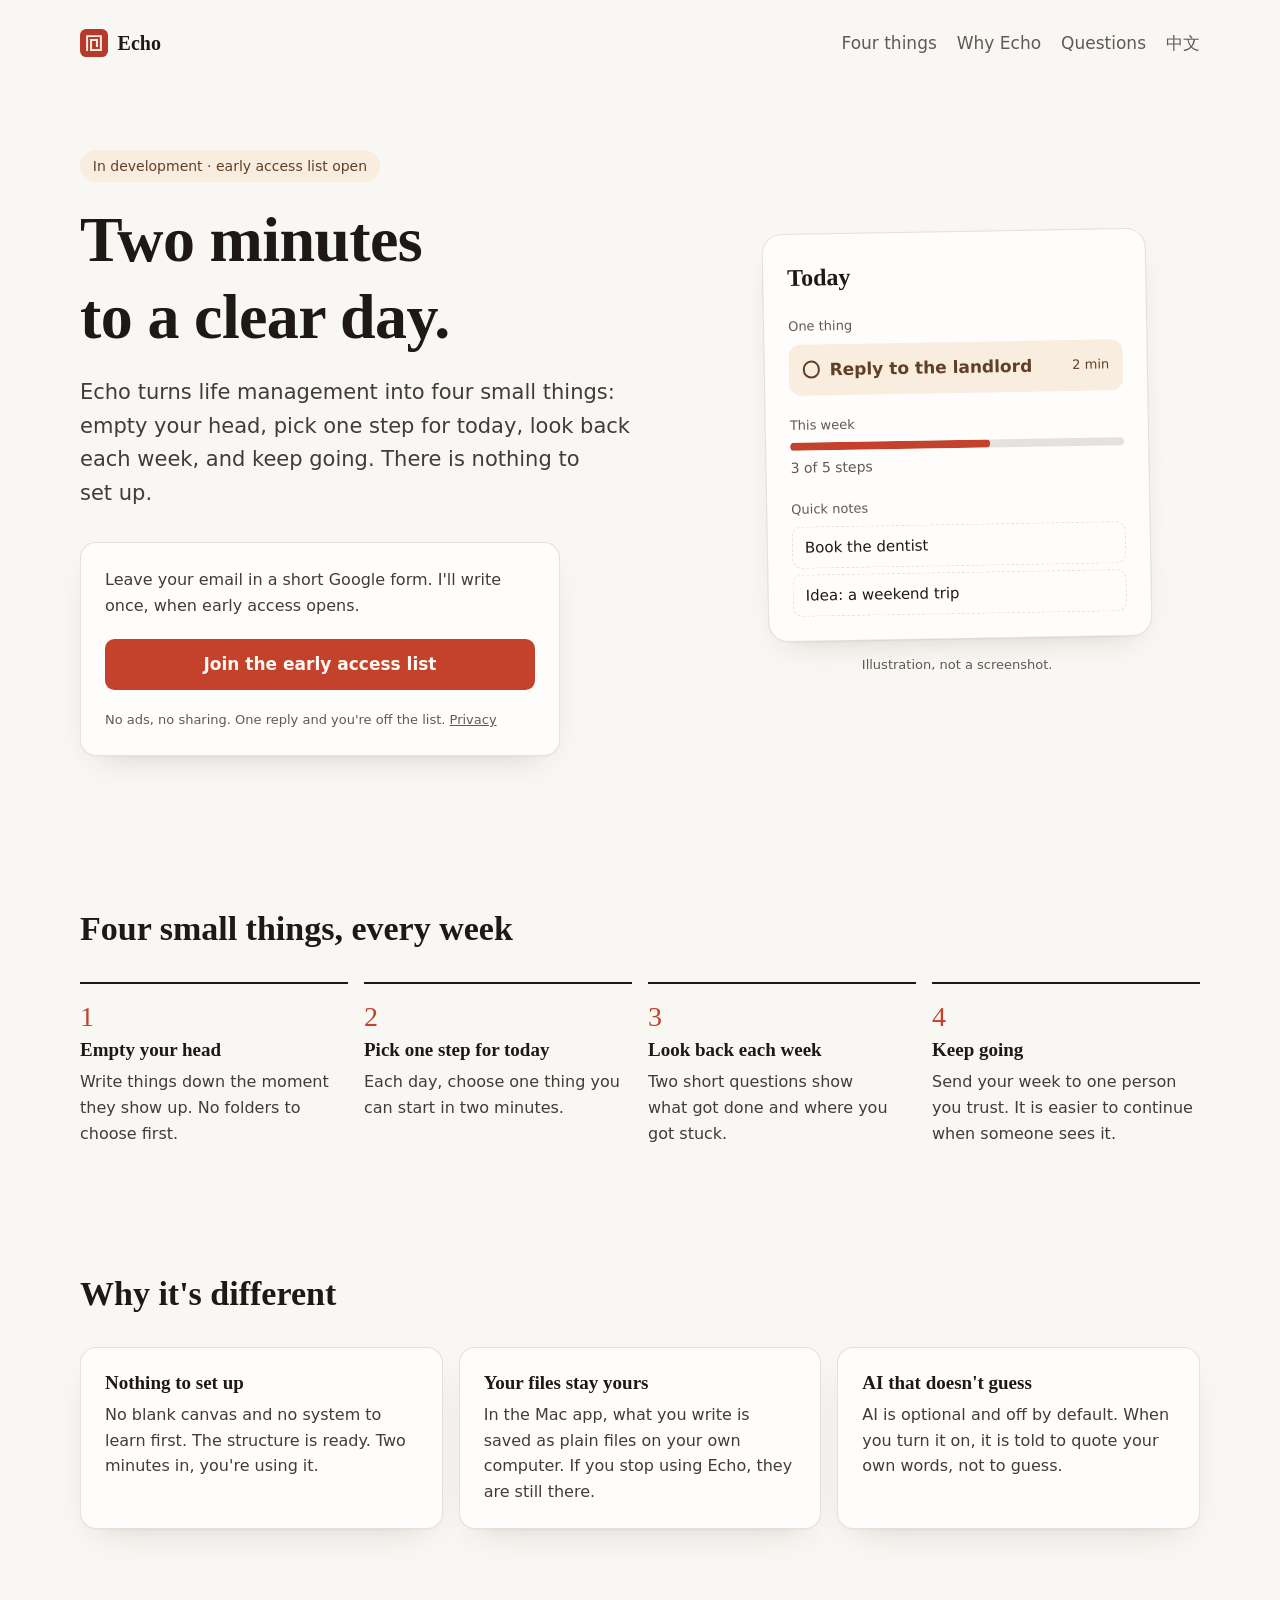
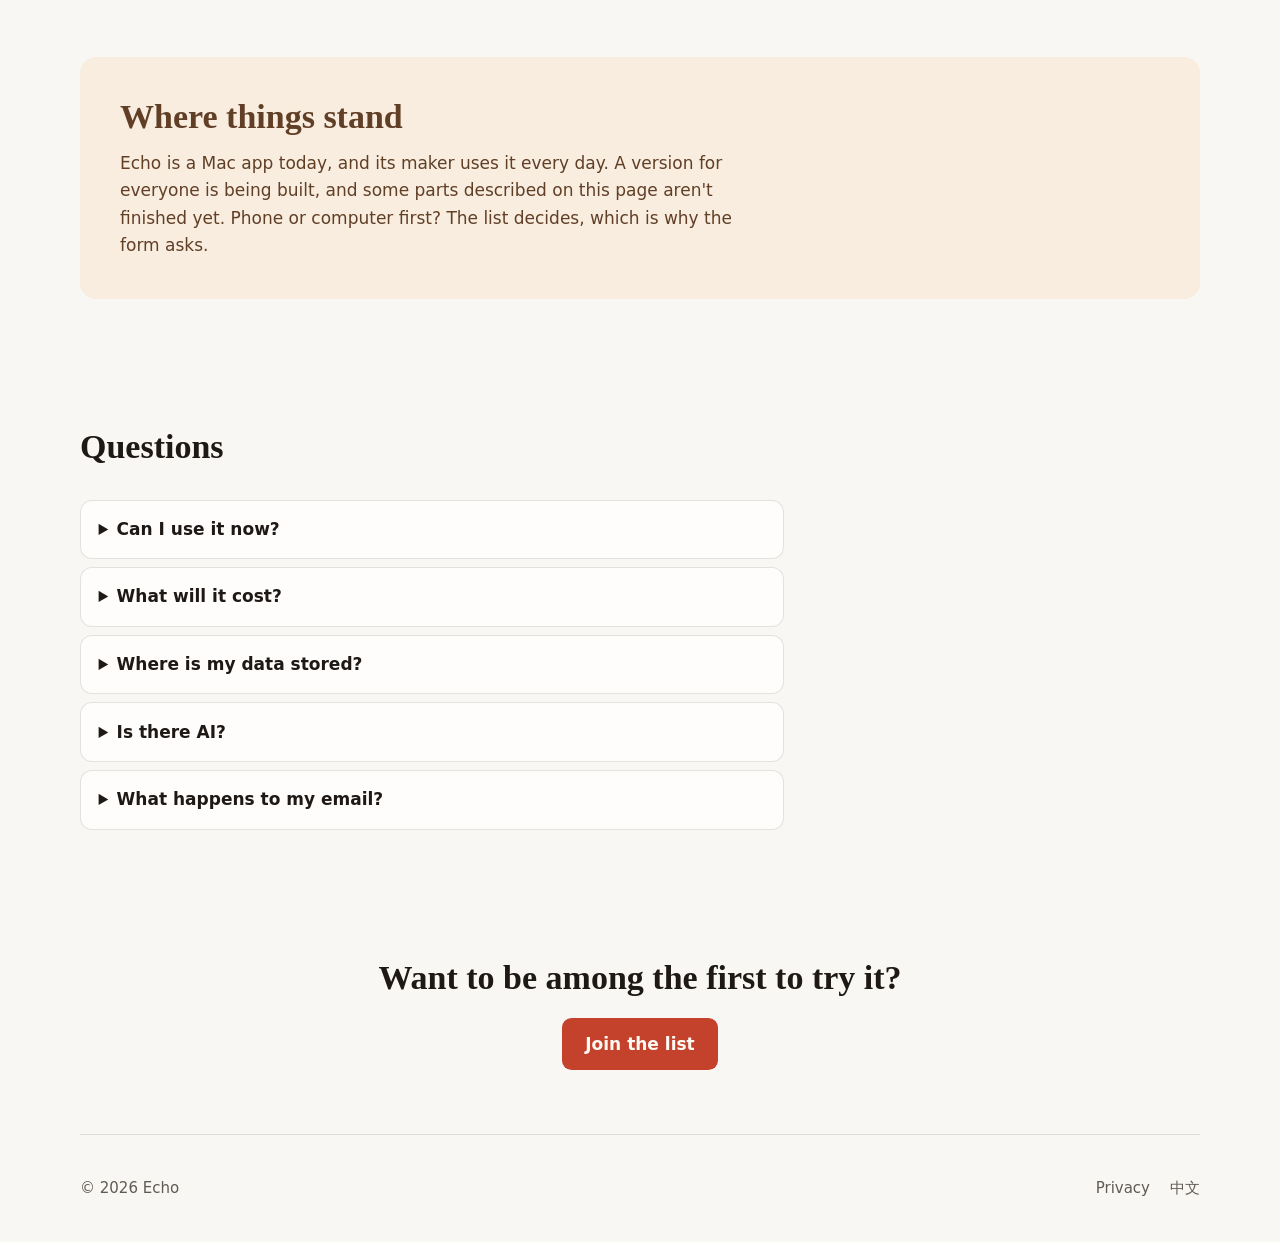
<file: index.html>
<!DOCTYPE html>
<html lang="en">
<head>
  <meta charset="utf-8">
  <meta name="viewport" content="width=device-width, initial-scale=1.0">
  <meta name="color-scheme" content="light dark">
  <title>Two minutes to a clear day | Echo</title>
  <meta name="description" content="Echo is a calm life-management tool: empty your head, pick one step for today, look back each week, and keep going. Nothing to set up. Join the early access list.">
  <meta name="robots" content="noindex">
  <link rel="canonical" href="https://huixiang-app.github.io/">
  <link rel="alternate" hreflang="en" href="https://huixiang-app.github.io/">
  <link rel="alternate" hreflang="zh-Hans" href="https://huixiang-app.github.io/zh/">
  <link rel="alternate" hreflang="x-default" href="https://huixiang-app.github.io/">
  <meta property="og:url" content="https://huixiang-app.github.io/">
  <meta property="og:type" content="website">
  <meta property="og:title" content="Two minutes to a clear day | Echo">
  <meta property="og:description" content="Echo is a calm life-management tool: empty your head, pick one step for today, look back each week, and keep going. Nothing to set up. Join the early access list.">
  <meta property="og:locale" content="en_US">
  <link rel="icon" href="/favicon.svg" type="image/svg+xml">
  <link rel="stylesheet" href="/assets/styles.css?v=b9f8f2e56b">
  <script type="module" src="/assets/main.js?v=b9f8f2e56b"></script>
</head>
<body>
<a class="skip-link visually-hidden" href="#top">Skip to main content</a>
<header class="site-header wrap">
  <a class="brand" href="/"><svg class="mark" viewBox="0 0 1024 1024" width="28" height="28" aria-hidden="true"><rect width="1024" height="1024" rx="230" fill="#B8382A"/><path d="M260 764V260H764V764H404V404H620V620" fill="none" stroke="#F4EFE4" stroke-width="72" stroke-linecap="square" stroke-linejoin="miter"/></svg><span>Echo</span></a>
  <nav aria-label="Primary">
    <ul>
      <li><a href="#four">Four things</a></li>
      <li><a href="#why">Why Echo</a></li>
      <li><a href="#faq">Questions</a></li>
      <li class="lang-link"><a href="/zh/" lang="zh-Hans" hreflang="zh-Hans">中文</a></li>
    </ul>
  </nav>
</header>
<main>
  <section class="hero wrap">
    <div class="hero-copy">
      <p class="eyebrow">In development · early access list open</p>
      <h1 id="top" tabindex="-1">Two minutes to a clear day.</h1>
      <p class="lead">Echo turns life management into four small things: empty your head, pick one step for today, look back each week, and keep going. There is nothing to set up.</p>
    <div id="join" class="join">
      <p class="hint">Leave your email in a short Google form. I'll write once, when early access opens.</p>
      <a class="btn" id="join-link" href="https://docs.google.com/forms/d/e/1FAIpQLSepK1xfs_mE9bQuSHBNM-p9T9_amst3_9AyAiXZ8Fghd5IEvA/viewform?usp=pp_url&amp;entry.1742186283=unknown%2Fen" data-url="https://docs.google.com/forms/d/e/1FAIpQLSepK1xfs_mE9bQuSHBNM-p9T9_amst3_9AyAiXZ8Fghd5IEvA/viewform?usp=pp_url&amp;entry.1742186283=SOURCETAG" data-lang="en">Join the early access list</a>
      <p class="fine">No ads, no sharing. One reply and you're off the list. <a href="/privacy/">Privacy</a></p>
    </div>
    </div>
    <figure class="mock" aria-hidden="true">
      <div class="mock-card">
        <p class="mock-kicker">Today</p>
        <div class="mock-block">
          <span class="mock-label">One thing</span>
          <p class="mock-task"><span class="mock-check"></span><span>Reply to the landlord</span><span class="mock-meta">2 min</span></p>
        </div>
        <div class="mock-block">
          <span class="mock-label">This week</span>
          <div class="mock-bar"><span></span></div>
          <span class="mock-count">3 of 5 steps</span>
        </div>
        <div class="mock-block">
          <span class="mock-label">Quick notes</span>
          <ul>
            <li>Book the dentist</li>
            <li>Idea: a weekend trip</li>
          </ul>
        </div>
      </div>
      <figcaption>Illustration, not a screenshot.</figcaption>
    </figure>
  </section>
  <section id="four" class="block wrap">
    <h2>Four small things, every week</h2>
    <ol class="steps" role="list">
      <li><h3>Empty your head</h3><p>Write things down the moment they show up. No folders to choose first.</p></li>
      <li><h3>Pick one step for today</h3><p>Each day, choose one thing you can start in two minutes.</p></li>
      <li><h3>Look back each week</h3><p>Two short questions show what got done and where you got stuck.</p></li>
      <li><h3>Keep going</h3><p>Send your week to one person you trust. It is easier to continue when someone sees it.</p></li>
    </ol>
  </section>
  <section id="why" class="block wrap">
    <h2>Why it's different</h2>
    <ul class="cards" role="list">
      <li><h3>Nothing to set up</h3><p>No blank canvas and no system to learn first. The structure is ready. Two minutes in, you're using it.</p></li>
      <li><h3>Your files stay yours</h3><p>In the Mac app, what you write is saved as plain files on your own computer. If you stop using Echo, they are still there.</p></li>
      <li><h3>AI that doesn't guess</h3><p>AI is optional and off by default. When you turn it on, it is told to quote your own words, not to guess.</p></li>
    </ul>
  </section>
  <section class="block wrap">
    <div class="note">
      <h2>Where things stand</h2>
      <p>Echo is a Mac app today, and its maker uses it every day. A version for everyone is being built, and some parts described on this page aren't finished yet. Phone or computer first? The list decides, which is why the form asks.</p>
    </div>
  </section>
  <section id="faq" class="block wrap" aria-labelledby="faq-title">
    <h2 id="faq-title">Questions</h2>
    <div class="faq">
      <details name="faq"><summary>Can I use it now?</summary><p>Not yet. People on the list get the first invitations.</p></details>
      <details name="faq"><summary>What will it cost?</summary><p>The price isn't set yet. People on the list will hear first.</p></details>
      <details name="faq"><summary>Where is my data stored?</summary><p>In the Mac app, on your own computer, as plain files.</p></details>
      <details name="faq"><summary>Is there AI?</summary><p>Yes, and it's optional. It stays off until you turn it on.</p></details>
      <details name="faq"><summary>What happens to my email?</summary><p>It's used for one thing: telling you when early access opens. It's never shared, and I delete it when you ask.</p></details>
    </div>
  </section>
  <section class="block wrap cta">
    <h2>Want to be among the first to try it?</h2>
    <p><a class="btn" href="#join">Join the list</a></p>
  </section>
</main>
<footer class="site-footer wrap">
  <p>© 2026 Echo</p>
  <nav aria-label="Footer">
    <ul>
      <li><a href="/privacy/">Privacy</a></li>
      <li class="lang-link"><a href="/zh/" lang="zh-Hans" hreflang="zh-Hans">中文</a></li>
    </ul>
  </nav>
</footer>
</body>
</html>
</file>
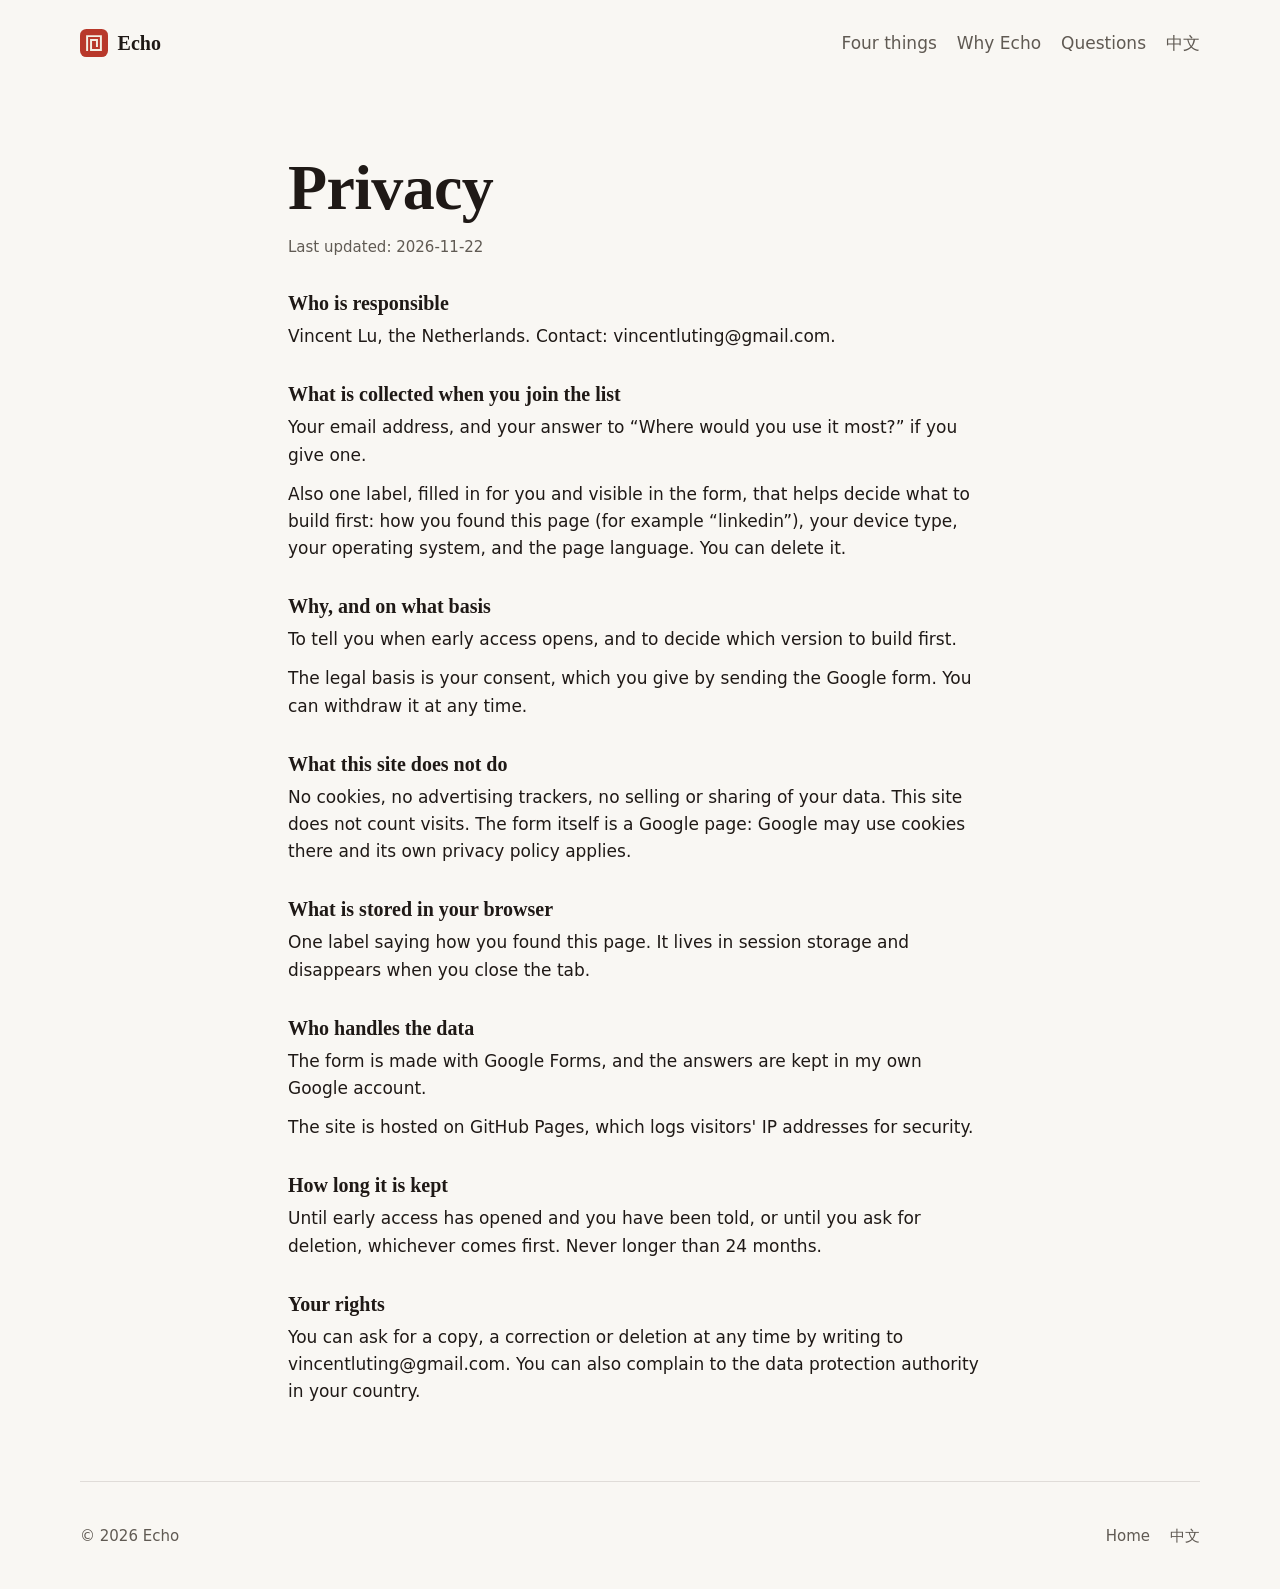
<file: privacy/index.html>
<!DOCTYPE html>
<html lang="en">
<head>
  <meta charset="utf-8">
  <meta name="viewport" content="width=device-width, initial-scale=1.0">
  <meta name="color-scheme" content="light dark">
  <title>Privacy | Echo</title>
  <meta name="description" content="Echo is a calm life-management tool: empty your head, pick one step for today, look back each week, and keep going. Nothing to set up. Join the early access list.">
  <meta name="robots" content="noindex">
  <link rel="canonical" href="https://huixiang-app.github.io/privacy/">
  <link rel="alternate" hreflang="en" href="https://huixiang-app.github.io/privacy/">
  <link rel="alternate" hreflang="zh-Hans" href="https://huixiang-app.github.io/zh/privacy/">
  <link rel="alternate" hreflang="x-default" href="https://huixiang-app.github.io/privacy/">
  <meta property="og:url" content="https://huixiang-app.github.io/privacy/">
  <meta property="og:type" content="website">
  <meta property="og:title" content="Privacy | Echo">
  <meta property="og:description" content="Echo is a calm life-management tool: empty your head, pick one step for today, look back each week, and keep going. Nothing to set up. Join the early access list.">
  <meta property="og:locale" content="en_US">
  <link rel="icon" href="/favicon.svg" type="image/svg+xml">
  <link rel="stylesheet" href="/assets/styles.css?v=b9f8f2e56b">
  <script type="module" src="/assets/main.js?v=b9f8f2e56b"></script>
</head>
<body>
<a class="skip-link visually-hidden" href="#top">Skip to main content</a>
<header class="site-header wrap">
  <a class="brand" href="/"><svg class="mark" viewBox="0 0 1024 1024" width="28" height="28" aria-hidden="true"><rect width="1024" height="1024" rx="230" fill="#B8382A"/><path d="M260 764V260H764V764H404V404H620V620" fill="none" stroke="#F4EFE4" stroke-width="72" stroke-linecap="square" stroke-linejoin="miter"/></svg><span>Echo</span></a>
  <nav aria-label="Primary">
    <ul>
      <li><a href="/#four">Four things</a></li>
      <li><a href="/#why">Why Echo</a></li>
      <li><a href="/#faq">Questions</a></li>
      <li class="lang-link"><a href="/zh/privacy/" lang="zh-Hans" hreflang="zh-Hans">中文</a></li>
    </ul>
  </nav>
</header>
<main>
  <article class="prose wrap">
    <h1 id="top" tabindex="-1">Privacy</h1>
    <p class="updated">Last updated: <time datetime="2026-11-22">2026-11-22</time></p>
    <h2>Who is responsible</h2>
    <p>Vincent Lu, the Netherlands. Contact: vincentluting@gmail.com.</p>
    <h2>What is collected when you join the list</h2>
    <p>Your email address, and your answer to “Where would you use it most?” if you give one.</p>
    <p>Also one label, filled in for you and visible in the form, that helps decide what to build first: how you found this page (for example “linkedin”), your device type, your operating system, and the page language. You can delete it.</p>
    <h2>Why, and on what basis</h2>
    <p>To tell you when early access opens, and to decide which version to build first.</p>
    <p>The legal basis is your consent, which you give by sending the Google form. You can withdraw it at any time.</p>
    <h2>What this site does not do</h2>
    <p>No cookies, no advertising trackers, no selling or sharing of your data. This site does not count visits. The form itself is a Google page: Google may use cookies there and its own privacy policy applies.</p>
    <h2>What is stored in your browser</h2>
    <p>One label saying how you found this page. It lives in session storage and disappears when you close the tab.</p>
    <h2>Who handles the data</h2>
    <p>The form is made with Google Forms, and the answers are kept in my own Google account.</p>
    <p>The site is hosted on GitHub Pages, which logs visitors' IP addresses for security.</p>
    <h2>How long it is kept</h2>
    <p>Until early access has opened and you have been told, or until you ask for deletion, whichever comes first. Never longer than 24 months.</p>
    <h2>Your rights</h2>
    <p>You can ask for a copy, a correction or deletion at any time by writing to vincentluting@gmail.com. You can also complain to the data protection authority in your country.</p>
  </article>
</main>
<footer class="site-footer wrap">
  <p>© 2026 Echo</p>
  <nav aria-label="Footer">
    <ul>
      <li><a href="/">Home</a></li>
      <li class="lang-link"><a href="/zh/privacy/" lang="zh-Hans" hreflang="zh-Hans">中文</a></li>
    </ul>
  </nav>
</footer>
</body>
</html>
</file>
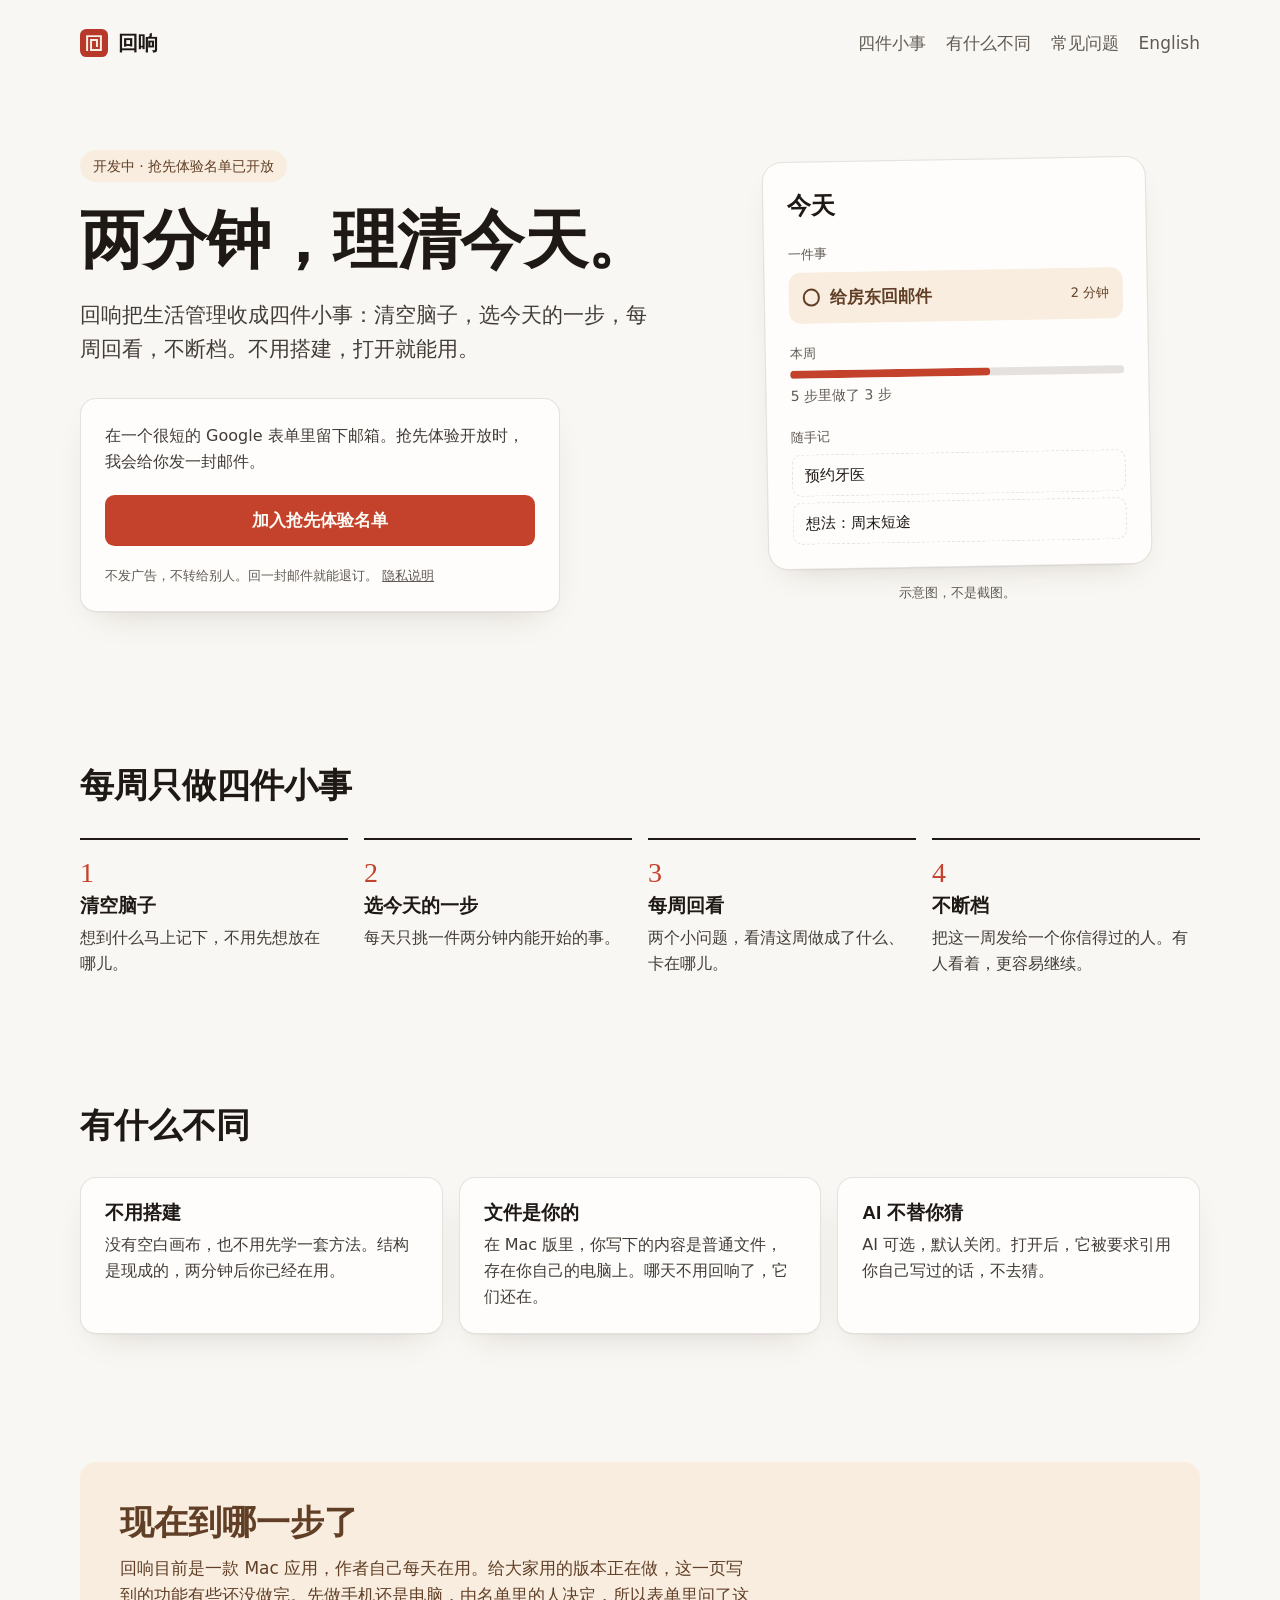
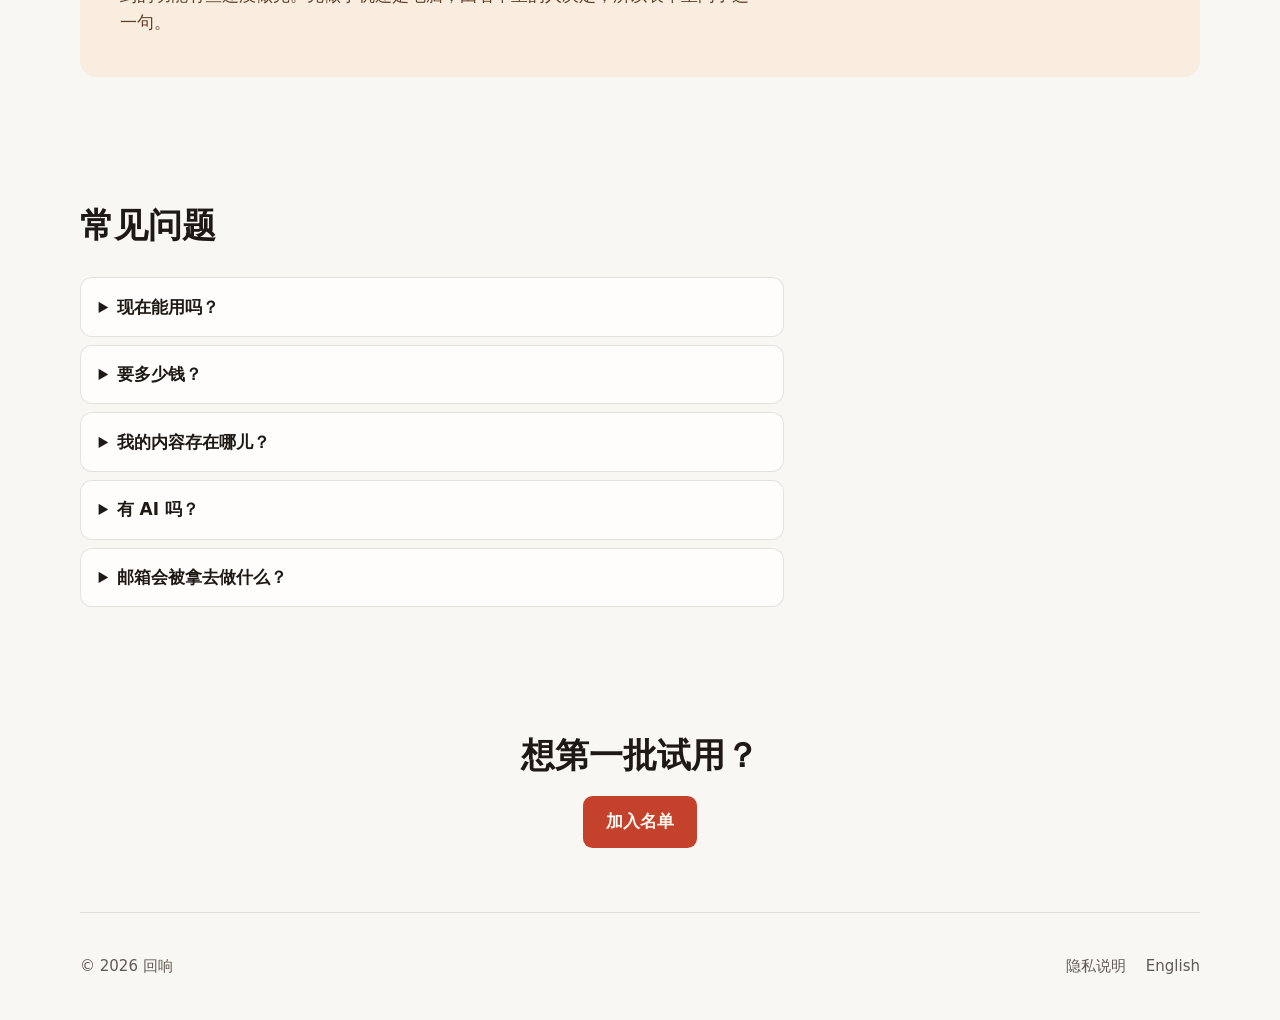
<file: zh/index.html>
<!DOCTYPE html>
<html lang="zh-Hans">
<head>
  <meta charset="utf-8">
  <meta name="viewport" content="width=device-width, initial-scale=1.0">
  <meta name="color-scheme" content="light dark">
  <title>两分钟，理清今天 | 回响</title>
  <meta name="description" content="回响是一个安静的生活管理工具：清空脑子，选今天的一步，每周回看，不断档。不用搭建。现在可以加入抢先体验名单。">
  <meta name="robots" content="noindex">
  <link rel="canonical" href="https://huixiang-app.github.io/zh/">
  <link rel="alternate" hreflang="en" href="https://huixiang-app.github.io/">
  <link rel="alternate" hreflang="zh-Hans" href="https://huixiang-app.github.io/zh/">
  <link rel="alternate" hreflang="x-default" href="https://huixiang-app.github.io/">
  <meta property="og:url" content="https://huixiang-app.github.io/zh/">
  <meta property="og:type" content="website">
  <meta property="og:title" content="两分钟，理清今天 | 回响">
  <meta property="og:description" content="回响是一个安静的生活管理工具：清空脑子，选今天的一步，每周回看，不断档。不用搭建。现在可以加入抢先体验名单。">
  <meta property="og:locale" content="zh_CN">
  <link rel="icon" href="/favicon.svg" type="image/svg+xml">
  <link rel="stylesheet" href="/assets/styles.css?v=b9f8f2e56b">
  <script type="module" src="/assets/main.js?v=b9f8f2e56b"></script>
</head>
<body>
<a class="skip-link visually-hidden" href="#top">跳到正文</a>
<header class="site-header wrap">
  <a class="brand" href="/zh/"><svg class="mark" viewBox="0 0 1024 1024" width="28" height="28" aria-hidden="true"><rect width="1024" height="1024" rx="230" fill="#B8382A"/><path d="M260 764V260H764V764H404V404H620V620" fill="none" stroke="#F4EFE4" stroke-width="72" stroke-linecap="square" stroke-linejoin="miter"/></svg><span>回响</span></a>
  <nav aria-label="主导航">
    <ul>
      <li><a href="#four">四件小事</a></li>
      <li><a href="#why">有什么不同</a></li>
      <li><a href="#faq">常见问题</a></li>
      <li class="lang-link"><a href="/" lang="en" hreflang="en">English</a></li>
    </ul>
  </nav>
</header>
<main>
  <section class="hero wrap">
    <div class="hero-copy">
      <p class="eyebrow">开发中 · 抢先体验名单已开放</p>
      <h1 id="top" tabindex="-1">两分钟，理清今天。</h1>
      <p class="lead">回响把生活管理收成四件小事：清空脑子，选今天的一步，每周回看，不断档。不用搭建，打开就能用。</p>
    <div id="join" class="join">
      <p class="hint">在一个很短的 Google 表单里留下邮箱。抢先体验开放时，我会给你发一封邮件。</p>
      <a class="btn" id="join-link" href="https://docs.google.com/forms/d/e/1FAIpQLSepK1xfs_mE9bQuSHBNM-p9T9_amst3_9AyAiXZ8Fghd5IEvA/viewform?usp=pp_url&amp;entry.1742186283=unknown%2Fzh" data-url="https://docs.google.com/forms/d/e/1FAIpQLSepK1xfs_mE9bQuSHBNM-p9T9_amst3_9AyAiXZ8Fghd5IEvA/viewform?usp=pp_url&amp;entry.1742186283=SOURCETAG" data-lang="zh">加入抢先体验名单</a>
      <p class="fine">不发广告，不转给别人。回一封邮件就能退订。 <a href="/zh/privacy/">隐私说明</a></p>
    </div>
    </div>
    <figure class="mock" aria-hidden="true">
      <div class="mock-card">
        <p class="mock-kicker">今天</p>
        <div class="mock-block">
          <span class="mock-label">一件事</span>
          <p class="mock-task"><span class="mock-check"></span><span>给房东回邮件</span><span class="mock-meta">2 分钟</span></p>
        </div>
        <div class="mock-block">
          <span class="mock-label">本周</span>
          <div class="mock-bar"><span></span></div>
          <span class="mock-count">5 步里做了 3 步</span>
        </div>
        <div class="mock-block">
          <span class="mock-label">随手记</span>
          <ul>
            <li>预约牙医</li>
            <li>想法：周末短途</li>
          </ul>
        </div>
      </div>
      <figcaption>示意图，不是截图。</figcaption>
    </figure>
  </section>
  <section id="four" class="block wrap">
    <h2>每周只做四件小事</h2>
    <ol class="steps" role="list">
      <li><h3>清空脑子</h3><p>想到什么马上记下，不用先想放在哪儿。</p></li>
      <li><h3>选今天的一步</h3><p>每天只挑一件两分钟内能开始的事。</p></li>
      <li><h3>每周回看</h3><p>两个小问题，看清这周做成了什么、卡在哪儿。</p></li>
      <li><h3>不断档</h3><p>把这一周发给一个你信得过的人。有人看着，更容易继续。</p></li>
    </ol>
  </section>
  <section id="why" class="block wrap">
    <h2>有什么不同</h2>
    <ul class="cards" role="list">
      <li><h3>不用搭建</h3><p>没有空白画布，也不用先学一套方法。结构是现成的，两分钟后你已经在用。</p></li>
      <li><h3>文件是你的</h3><p>在 Mac 版里，你写下的内容是普通文件，存在你自己的电脑上。哪天不用回响了，它们还在。</p></li>
      <li><h3>AI 不替你猜</h3><p>AI 可选，默认关闭。打开后，它被要求引用你自己写过的话，不去猜。</p></li>
    </ul>
  </section>
  <section class="block wrap">
    <div class="note">
      <h2>现在到哪一步了</h2>
      <p>回响目前是一款 Mac 应用，作者自己每天在用。给大家用的版本正在做，这一页写到的功能有些还没做完。先做手机还是电脑，由名单里的人决定，所以表单里问了这一句。</p>
    </div>
  </section>
  <section id="faq" class="block wrap" aria-labelledby="faq-title">
    <h2 id="faq-title">常见问题</h2>
    <div class="faq">
      <details name="faq"><summary>现在能用吗？</summary><p>还不能。名单里的人会最先收到试用邀请。</p></details>
      <details name="faq"><summary>要多少钱？</summary><p>价格还没定，名单里的人会最先知道。</p></details>
      <details name="faq"><summary>我的内容存在哪儿？</summary><p>在 Mac 版里，存在你自己的电脑上，是普通文件。</p></details>
      <details name="faq"><summary>有 AI 吗？</summary><p>有，可选。你不打开，它就一直关着。</p></details>
      <details name="faq"><summary>邮箱会被拿去做什么？</summary><p>只做一件事：抢先体验开放时通知你。不会转给任何人，你说删我就删。</p></details>
    </div>
  </section>
  <section class="block wrap cta">
    <h2>想第一批试用？</h2>
    <p><a class="btn" href="#join">加入名单</a></p>
  </section>
</main>
<footer class="site-footer wrap">
  <p>© 2026 回响</p>
  <nav aria-label="页脚">
    <ul>
      <li><a href="/zh/privacy/">隐私说明</a></li>
      <li class="lang-link"><a href="/" lang="en" hreflang="en">English</a></li>
    </ul>
  </nav>
</footer>
</body>
</html>
</file>
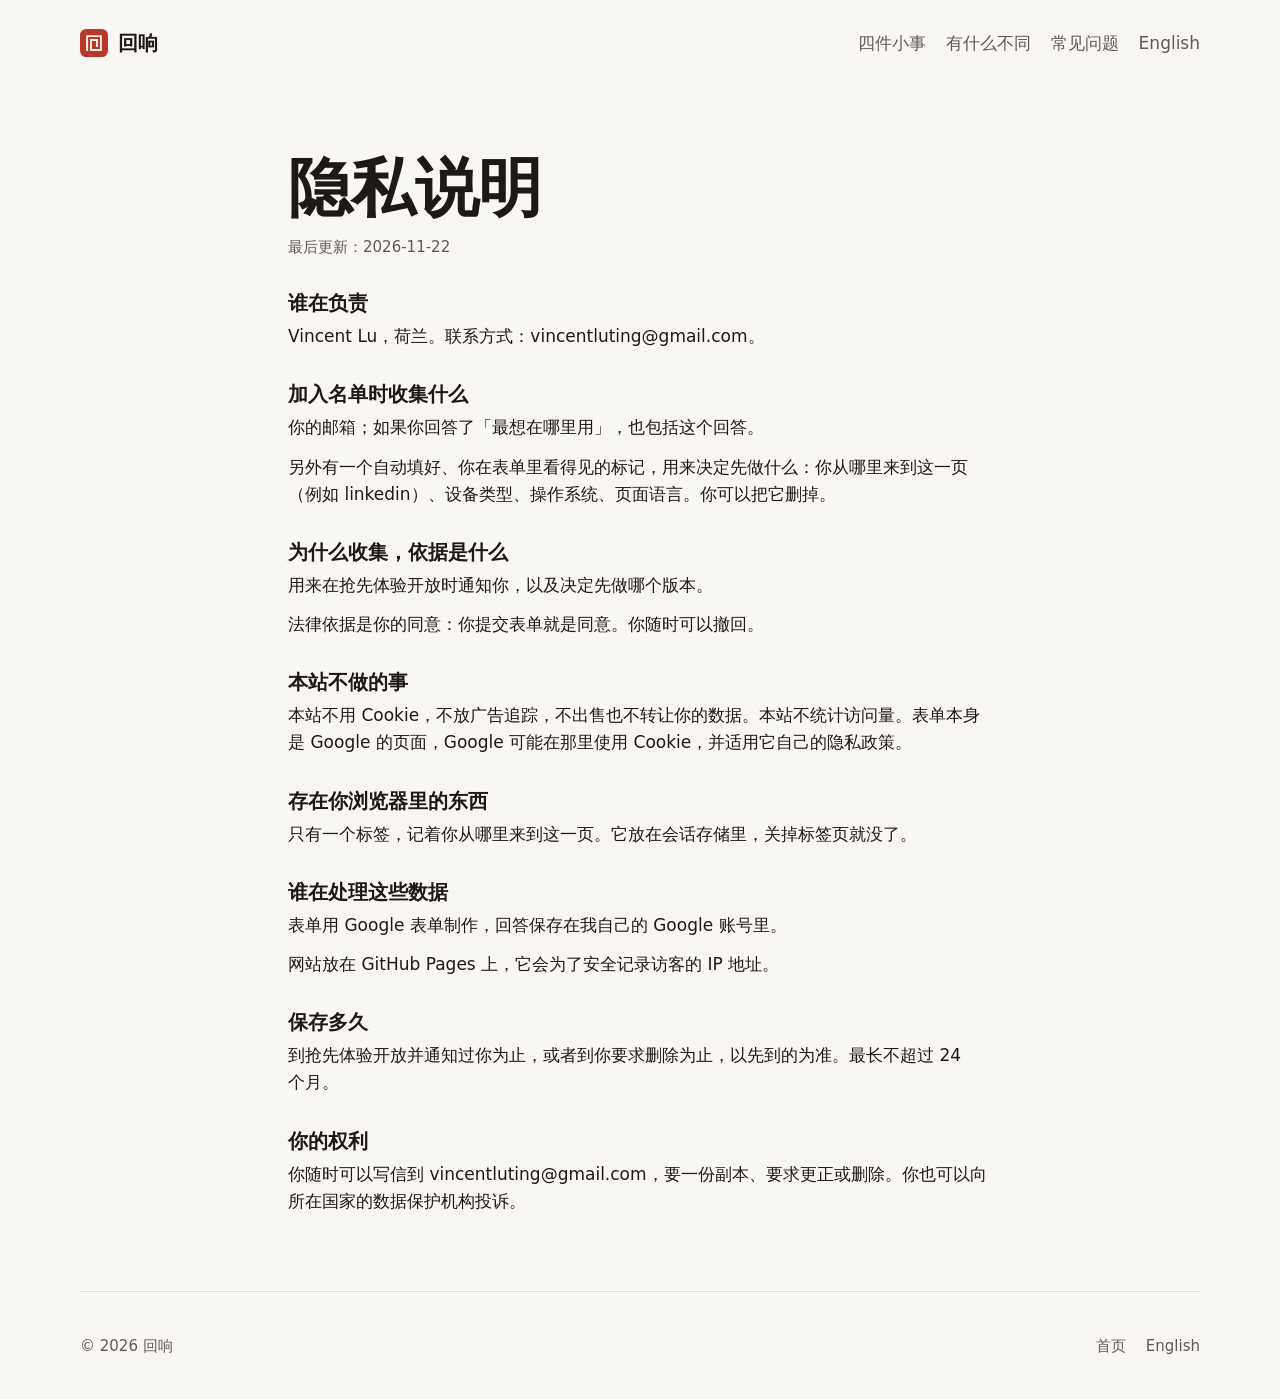
<file: zh/privacy/index.html>
<!DOCTYPE html>
<html lang="zh-Hans">
<head>
  <meta charset="utf-8">
  <meta name="viewport" content="width=device-width, initial-scale=1.0">
  <meta name="color-scheme" content="light dark">
  <title>隐私说明 | 回响</title>
  <meta name="description" content="回响是一个安静的生活管理工具：清空脑子，选今天的一步，每周回看，不断档。不用搭建。现在可以加入抢先体验名单。">
  <meta name="robots" content="noindex">
  <link rel="canonical" href="https://huixiang-app.github.io/zh/privacy/">
  <link rel="alternate" hreflang="en" href="https://huixiang-app.github.io/privacy/">
  <link rel="alternate" hreflang="zh-Hans" href="https://huixiang-app.github.io/zh/privacy/">
  <link rel="alternate" hreflang="x-default" href="https://huixiang-app.github.io/privacy/">
  <meta property="og:url" content="https://huixiang-app.github.io/zh/privacy/">
  <meta property="og:type" content="website">
  <meta property="og:title" content="隐私说明 | 回响">
  <meta property="og:description" content="回响是一个安静的生活管理工具：清空脑子，选今天的一步，每周回看，不断档。不用搭建。现在可以加入抢先体验名单。">
  <meta property="og:locale" content="zh_CN">
  <link rel="icon" href="/favicon.svg" type="image/svg+xml">
  <link rel="stylesheet" href="/assets/styles.css?v=b9f8f2e56b">
  <script type="module" src="/assets/main.js?v=b9f8f2e56b"></script>
</head>
<body>
<a class="skip-link visually-hidden" href="#top">跳到正文</a>
<header class="site-header wrap">
  <a class="brand" href="/zh/"><svg class="mark" viewBox="0 0 1024 1024" width="28" height="28" aria-hidden="true"><rect width="1024" height="1024" rx="230" fill="#B8382A"/><path d="M260 764V260H764V764H404V404H620V620" fill="none" stroke="#F4EFE4" stroke-width="72" stroke-linecap="square" stroke-linejoin="miter"/></svg><span>回响</span></a>
  <nav aria-label="主导航">
    <ul>
      <li><a href="/zh/#four">四件小事</a></li>
      <li><a href="/zh/#why">有什么不同</a></li>
      <li><a href="/zh/#faq">常见问题</a></li>
      <li class="lang-link"><a href="/privacy/" lang="en" hreflang="en">English</a></li>
    </ul>
  </nav>
</header>
<main>
  <article class="prose wrap">
    <h1 id="top" tabindex="-1">隐私说明</h1>
    <p class="updated">最后更新：<time datetime="2026-11-22">2026-11-22</time></p>
    <h2>谁在负责</h2>
    <p>Vincent Lu，荷兰。联系方式：vincentluting@gmail.com。</p>
    <h2>加入名单时收集什么</h2>
    <p>你的邮箱；如果你回答了「最想在哪里用」，也包括这个回答。</p>
    <p>另外有一个自动填好、你在表单里看得见的标记，用来决定先做什么：你从哪里来到这一页（例如 linkedin）、设备类型、操作系统、页面语言。你可以把它删掉。</p>
    <h2>为什么收集，依据是什么</h2>
    <p>用来在抢先体验开放时通知你，以及决定先做哪个版本。</p>
    <p>法律依据是你的同意：你提交表单就是同意。你随时可以撤回。</p>
    <h2>本站不做的事</h2>
    <p>本站不用 Cookie，不放广告追踪，不出售也不转让你的数据。本站不统计访问量。表单本身是 Google 的页面，Google 可能在那里使用 Cookie，并适用它自己的隐私政策。</p>
    <h2>存在你浏览器里的东西</h2>
    <p>只有一个标签，记着你从哪里来到这一页。它放在会话存储里，关掉标签页就没了。</p>
    <h2>谁在处理这些数据</h2>
    <p>表单用 Google 表单制作，回答保存在我自己的 Google 账号里。</p>
    <p>网站放在 GitHub Pages 上，它会为了安全记录访客的 IP 地址。</p>
    <h2>保存多久</h2>
    <p>到抢先体验开放并通知过你为止，或者到你要求删除为止，以先到的为准。最长不超过 24 个月。</p>
    <h2>你的权利</h2>
    <p>你随时可以写信到 vincentluting@gmail.com，要一份副本、要求更正或删除。你也可以向所在国家的数据保护机构投诉。</p>
  </article>
</main>
<footer class="site-footer wrap">
  <p>© 2026 回响</p>
  <nav aria-label="页脚">
    <ul>
      <li><a href="/zh/">首页</a></li>
      <li class="lang-link"><a href="/privacy/" lang="en" hreflang="en">English</a></li>
    </ul>
  </nav>
</footer>
</body>
</html>
</file>
<file: assets/styles.css>
/* 回响落地页。配色沿用应用的「纸 · 墨 · 印」（app/globals.css）：暖纸、暖墨，只有一处印红。 */

:root {
  color-scheme: light dark;

  --paper: oklch(0.977 0.006 85);
  --card: oklch(0.995 0.003 85);
  --ink: oklch(0.22 0.011 60);
  --soft: oklch(0.36 0.012 60);
  --muted: oklch(0.47 0.013 70);
  --line: oklch(0.3 0.02 60 / 0.13);
  --wash: oklch(0.95 0.022 72);
  --wash-ink: oklch(0.4 0.06 55);
  --seal: oklch(0.56 0.17 32);
  --seal-strong: oklch(0.5 0.17 32);
  --on-seal: oklch(0.985 0.01 85);
  --error: oklch(0.5 0.19 27);
  --error-wash: oklch(0.95 0.03 27);
  --shadow: 0 1px 1px oklch(0.3 0.02 60 / 0.03), 0 14px 34px -20px oklch(0.3 0.02 60 / 0.25);

  --serif: 'Iowan Old Style', 'Palatino Linotype', Palatino, Georgia, 'Songti SC', 'Noto Serif CJK SC', serif;
  --sans: -apple-system, BlinkMacSystemFont, 'Segoe UI', 'PingFang SC', 'Hiragino Sans GB', 'Microsoft YaHei', system-ui, sans-serif;
}

/* 深色：墨色的纸。不用 light-dark()，旧一点的浏览器也能跟着系统切换。 */
@media (prefers-color-scheme: dark) {
  :root {
    --paper: oklch(0.172 0.005 60);
    --card: oklch(0.205 0.006 60);
    --ink: oklch(0.93 0.008 85);
    --soft: oklch(0.82 0.008 85);
    --muted: oklch(0.72 0.011 80);
    --line: oklch(1 0 0 / 0.11);
    --wash: oklch(0.27 0.022 70);
    --wash-ink: oklch(0.87 0.045 78);
    --seal: oklch(0.56 0.17 32);
    --seal-strong: oklch(0.5 0.17 32);
    --on-seal: oklch(0.985 0.01 85);
    --error: oklch(0.78 0.13 27);
    --error-wash: oklch(0.3 0.06 27);
    --shadow: 0 1px 0 oklch(1 0 0 / 0.05) inset, 0 18px 44px -22px oklch(0 0 0 / 0.65);
  }
}

*,
*::before,
*::after {
  box-sizing: border-box;
}

html {
  -webkit-text-size-adjust: 100%;
  text-size-adjust: 100%;
}

body {
  margin: 0;
  background: var(--paper);
  color: var(--ink);
  font-family: var(--sans);
  font-size: 1.0625rem;
  line-height: 1.6;
  overflow-wrap: break-word;
}

h1,
h2,
h3 {
  margin: 0;
  font-family: var(--serif);
  font-weight: 600;
  line-height: 1.2;
  text-wrap: balance;
}

/* 中文标题用宋体；没有宋体的系统退回黑体，不落到点阵宋体上。 */
:lang(zh) :is(h1, h2, h3, .brand, .mock-kicker) {
  font-family: 'Songti SC', 'STSong', 'Noto Serif CJK SC', 'Source Han Serif SC', 'PingFang SC', 'Microsoft YaHei', sans-serif;
}

h1 {
  font-size: clamp(2.25rem, 1.35rem + 3.8vw, 4rem);
  letter-spacing: -0.01em;
}

h2 {
  font-size: clamp(1.5rem, 1.25rem + 1.2vw, 2.125rem);
}

h3 {
  font-size: 1.1875rem;
}

p {
  margin: 0;
  text-wrap: pretty;
}

a {
  color: inherit;
}

[id] {
  scroll-margin-block-start: 1.5rem;
}

:where(a:any-link, summary):focus-visible {
  outline: 3px solid var(--ink);
  outline-offset: 3px;
}

.wrap {
  inline-size: min(100% - 2.5rem, 70rem);
  margin-inline: auto;
}

/* 视觉上隐藏，读屏仍能读到；获得焦点时（跳转链接）重新显示。 */
.visually-hidden:where(:not(:focus-within, :active)) {
  position: absolute !important;
  clip-path: inset(50%) !important;
  overflow: hidden !important;
  width: 1px !important;
  height: 1px !important;
  margin: -1px !important;
  padding: 0 !important;
  border: 0 !important;
  white-space: nowrap !important;
}

.skip-link {
  position: fixed;
  inset-block-start: 0.75rem;
  inset-inline-start: 0.75rem;
  z-index: 10;
  padding: 0.6rem 1rem;
  border-radius: 0.5rem;
  background: var(--ink);
  color: var(--paper);
}

/* ---------- 页头、页脚 ---------- */

.site-header,
.site-footer {
  display: flex;
  flex-wrap: wrap;
  align-items: center;
  justify-content: space-between;
  gap: 0.5rem 1.5rem;
}

.site-header {
  padding-block: 1.25rem;
}

.site-footer {
  padding-block: 2rem;
  border-block-start: 1px solid var(--line);
  color: var(--muted);
  font-size: 0.9375rem;
}

.brand {
  display: inline-flex;
  align-items: center;
  gap: 0.6rem;
  font-family: var(--serif);
  font-size: 1.25rem;
  font-weight: 600;
  text-decoration: none;
}

.mark {
  display: block;
  flex: none;
}

nav ul {
  display: flex;
  flex-wrap: wrap;
  gap: 0 1.25rem;
  margin: 0;
  padding: 0;
  list-style: none;
}

nav a {
  display: inline-block;
  padding-block: 0.6rem;
  color: var(--muted);
  text-decoration: none;
}

nav a:hover {
  color: var(--ink);
  text-decoration: underline;
}

/* 窄屏的页头只留换语言；页内的三个跳转在一屏长的页面上用处不大，却要占两行。 */
@media (max-width: 40rem) {
  .site-header nav li:not(.lang-link) {
    display: none;
  }
}

/* ---------- 首屏 ---------- */

.hero {
  display: grid;
  gap: clamp(2rem, 5vw, 4rem);
  align-items: center;
  padding-block: clamp(1.5rem, 5vw, 4.5rem) clamp(3rem, 7vw, 6rem);
}

@media (min-width: 62rem) {
  .hero {
    grid-template-columns: minmax(0, 1.08fr) minmax(0, 0.92fr);
  }
}

.eyebrow {
  display: inline-block;
  margin-block-end: 1.25rem;
  padding: 0.3rem 0.8rem;
  border-radius: 999px;
  background: var(--wash);
  color: var(--wash-ink);
  font-size: 0.875rem;
}

.lead {
  max-inline-size: 34em;
  margin-block: 1.25rem 2rem;
  color: var(--soft);
  font-size: clamp(1.125rem, 1rem + 0.5vw, 1.3125rem);
}

/* ---------- 名单入口 ---------- */

.join {
  display: grid;
  gap: 1.25rem;
  max-inline-size: 30rem;
  padding: 1.5rem;
  border: 1px solid var(--line);
  border-radius: 1rem;
  background: var(--card);
  box-shadow: var(--shadow);
}

.hint {
  font-size: 1rem;
  color: var(--soft);
}

.preview {
  padding: 0.7rem 0.85rem;
  border-radius: 0.6rem;
  background: var(--wash);
  color: var(--wash-ink);
  font-size: 0.9375rem;
}

.btn {
  display: inline-flex;
  align-items: center;
  justify-content: center;
  min-block-size: 3rem;
  padding: 0.7rem 1.4rem;
  border: 1px solid transparent;
  border-radius: 0.6rem;
  background: var(--seal);
  color: var(--on-seal);
  font: inherit;
  font-weight: 600;
  text-decoration: none;
  cursor: pointer;
}

.btn:hover {
  background: var(--seal-strong);
}

.join .btn {
  inline-size: 100%;
}

@media (pointer: coarse) {
  .btn {
    min-block-size: 3.25rem;
  }
}

.fine {
  color: var(--muted);
  font-size: 0.8125rem;
}

/* ---------- 示意卡片 ---------- */

.mock {
  justify-self: center;
  inline-size: min(100%, 24rem);
  margin: 0;
}

.mock-card {
  display: grid;
  gap: 1.25rem;
  padding: 1.5rem;
  border: 1px solid var(--line);
  border-radius: 1.25rem;
  background: var(--card);
  box-shadow: var(--shadow);
  rotate: -1deg;
}

.mock-kicker {
  font-family: var(--serif);
  font-size: 1.5rem;
  font-weight: 600;
}

.mock-label {
  display: block;
  margin-block-end: 0.4rem;
  color: var(--muted);
  font-size: 0.8125rem;
}

.mock-task {
  display: flex;
  align-items: center;
  gap: 0.6rem;
  padding: 0.75rem 0.85rem;
  border-radius: 0.75rem;
  background: var(--wash);
  color: var(--wash-ink);
  font-weight: 600;
}

.mock-check {
  flex: none;
  inline-size: 1.1rem;
  block-size: 1.1rem;
  border: 2px solid currentColor;
  border-radius: 50%;
}

.mock-meta {
  margin-inline-start: auto;
  font-size: 0.8125rem;
  font-weight: 400;
}

.mock-bar {
  overflow: hidden;
  block-size: 0.5rem;
  border-radius: 999px;
  background: var(--line);
}

.mock-bar span {
  display: block;
  inline-size: 60%;
  block-size: 100%;
  border-radius: inherit;
  background: var(--seal);
}

.mock-count {
  display: block;
  margin-block-start: 0.4rem;
  color: var(--muted);
  font-size: 0.875rem;
}

.mock ul {
  display: grid;
  gap: 0.4rem;
  margin: 0;
  padding: 0;
  list-style: none;
}

.mock li {
  padding: 0.5rem 0.75rem;
  border: 1px dashed var(--line);
  border-radius: 0.6rem;
  font-size: 0.9375rem;
}

.mock figcaption {
  margin-block-start: 1rem;
  color: var(--muted);
  font-size: 0.8125rem;
  text-align: center;
}

/* ---------- 正文各段 ---------- */

.block {
  padding-block: clamp(2.25rem, 5vw, 4rem);
}

.block > h2 {
  margin-block-end: clamp(1.25rem, 3vw, 2rem);
}

.steps,
.cards {
  display: grid;
  gap: 1rem;
  margin: 0;
  padding: 0;
  list-style: none;
}

.steps {
  grid-template-columns: repeat(auto-fit, minmax(min(100%, 14rem), 1fr));
  counter-reset: step;
}

.steps li {
  padding-block-start: 1rem;
  border-block-start: 2px solid var(--ink);
  counter-increment: step;
}

.steps li::before {
  content: counter(step);
  display: block;
  margin-block-end: 0.35rem;
  color: var(--seal);
  font-family: var(--serif);
  font-size: 1.75rem;
  line-height: 1.2;
}

.cards {
  grid-template-columns: repeat(auto-fit, minmax(min(100%, 17rem), 1fr));
}

.cards li {
  padding: 1.5rem;
  border: 1px solid var(--line);
  border-radius: 1rem;
  background: var(--card);
  box-shadow: var(--shadow);
}

.steps h3,
.cards h3 {
  margin-block-end: 0.45rem;
}

.steps p,
.cards p,
details p {
  color: var(--soft);
  font-size: 1rem;
}

.note {
  padding: clamp(1.5rem, 4vw, 2.5rem);
  border-radius: 1rem;
  background: var(--wash);
  color: var(--wash-ink);
}

.note h2 {
  margin-block-end: 0.75rem;
}

.note p {
  max-inline-size: 60ch;
}

.faq {
  display: grid;
  gap: 0.5rem;
  max-inline-size: 44rem;
}

details {
  padding-inline: 1.1rem;
  border: 1px solid var(--line);
  border-radius: 0.75rem;
  background: var(--card);
}

summary {
  padding-block: 0.95rem;
  font-weight: 600;
  cursor: pointer;
}

details p {
  padding-block-end: 1rem;
}

.cta {
  text-align: center;
}

.cta h2 {
  margin-block-end: 1.25rem;
}

/* ---------- 隐私说明 ---------- */

.prose {
  max-inline-size: 44rem;
  padding-block: clamp(2rem, 5vw, 4rem);
}

.prose h2 {
  margin-block: 2rem 0.5rem;
  font-size: 1.25rem;
}

.prose p {
  max-inline-size: 65ch;
  margin-block-end: 0.75rem;
}

.prose .updated {
  margin-block-start: 0.5rem;
  color: var(--muted);
  font-size: 0.9375rem;
}

.prose .draft {
  padding: 0.75rem 1rem;
  border-radius: 0.6rem;
  background: var(--error-wash);
  color: var(--error);
  font-weight: 600;
}

@media (prefers-reduced-motion: no-preference) {
  html {
    scroll-behavior: smooth;
  }

  .btn,
  nav a {
    transition:
      background-color 150ms,
      color 150ms,
      border-color 150ms;
  }
}
</file>
